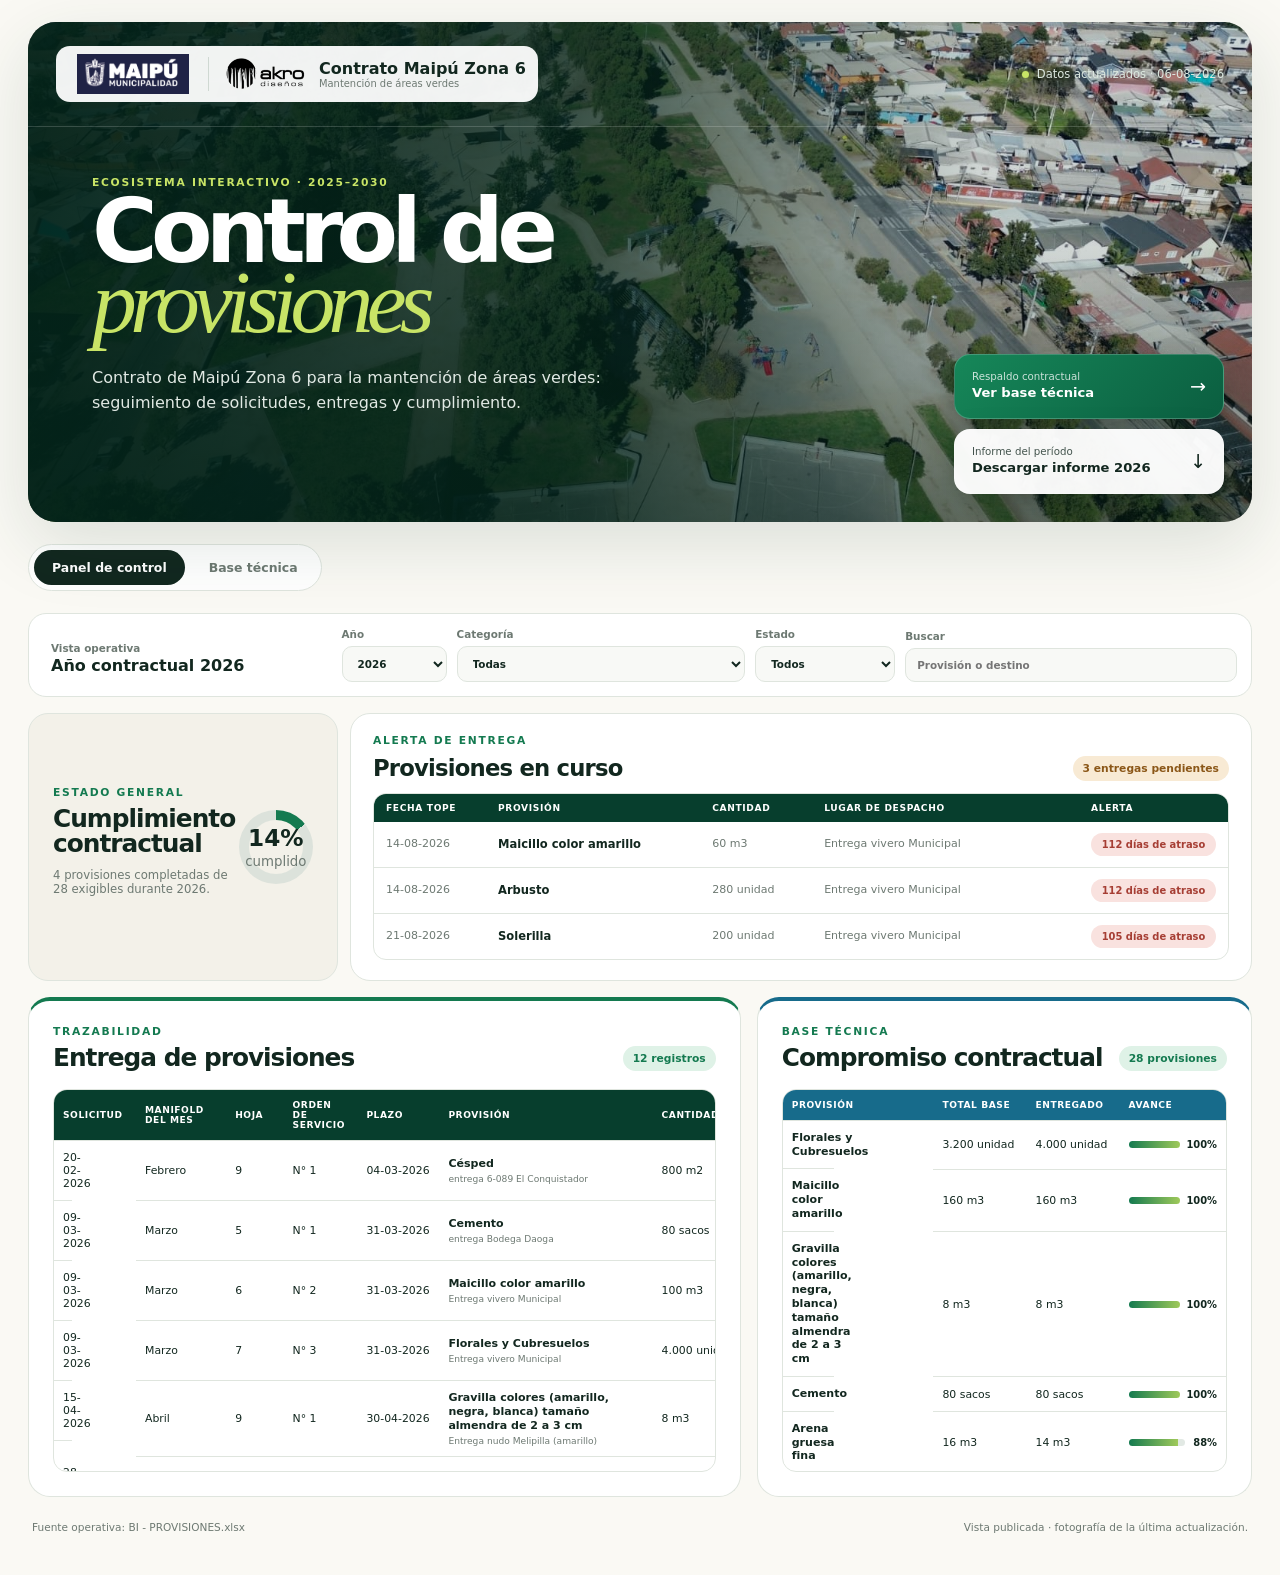
<file: docs/index.html>
<!doctype html>
<html lang="es-CL">
<head>
  <meta charset="utf-8">
  <meta name="viewport" content="width=device-width,initial-scale=1">
  <meta name="description" content="Control contractual de provisiones de Maipú Zona 6">
  <title>Control de provisiones · Maipú Zona 6</title>
  <style>
    :root{--ink:#12271f;--forest:#073e2d;--green:#147a50;--mint:#dff2e7;--lime:#c8e466;--paper:#faf9f4;--card:#fff;--muted:#6d7972;--line:#dfe5de;--amber:#d89728;--red:#c54a3d}
    *{box-sizing:border-box}html{background:var(--paper)}body{margin:0;background:var(--paper);color:var(--ink);font-family:Inter,ui-sans-serif,system-ui,-apple-system,"Segoe UI",sans-serif}button,select,input{font:inherit}main{width:min(1460px,100%);margin:auto;padding:22px 28px 42px}.loading{min-height:80vh;display:grid;place-items:center}
    .hero{position:relative;min-height:500px;overflow:hidden;border-radius:28px;color:#fff;isolation:isolate;box-shadow:0 22px 70px #173c2b22}.hero>img{position:absolute;inset:0;width:100%;height:100%;object-fit:cover;z-index:-3}.shade{position:absolute;inset:0;z-index:-2;background:linear-gradient(90deg,#032319f2 0%,#032319c7 43%,#0323192e 78%),linear-gradient(0deg,#03191273,transparent 55%)}.heroTop{display:flex;justify-content:space-between;align-items:center;padding:24px 28px;border-bottom:1px solid #ffffff2b}.brand{display:flex;align-items:center;gap:10px;padding:8px 12px;border-radius:14px;background:#fffffff0;color:var(--ink)}.brand img{display:block;object-fit:contain}.brand .maipu{width:130px;height:40px}.brand .akro{width:90px;height:34px}.brand span{width:1px;height:34px;background:#cfd8d2}.brand div{display:grid}.brand div small{color:var(--muted);font-size:.62rem}.fresh{color:#dbe7df;font-size:.72rem}.fresh{display:flex;align-items:center;gap:8px}.fresh i{width:7px;height:7px;border-radius:50%;background:var(--lime);box-shadow:0 0 0 5px #c8e46622}.heroCopy{position:absolute;left:clamp(28px,5vw,72px);top:52%;transform:translateY(-44%);max-width:660px}.eyebrow{margin:0 0 8px;color:var(--green);font-size:.67rem;font-weight:850;letter-spacing:.16em}.light{color:var(--lime)}h1{margin:0;font-size:clamp(3.7rem,7vw,7.5rem);line-height:.78;letter-spacing:-.075em}h1 em{font-family:Georgia,serif;font-weight:400;color:var(--lime)}.heroCopy>p:last-child{max-width:570px;margin:28px 0 0;color:#e1e9e4;line-height:1.6}.heroActions{position:absolute;right:28px;bottom:28px;display:grid;gap:10px;width:270px}.heroAction{display:grid;grid-template-columns:1fr auto;gap:3px 16px;padding:15px 17px;border:1px solid #ffffff35;border-radius:16px;text-align:left;text-decoration:none;box-shadow:0 14px 34px #061d1542;transition:transform .2s ease,box-shadow .2s ease}.heroAction:hover{transform:translateY(-3px);box-shadow:0 18px 38px #061d1555}.heroAction.primary{background:linear-gradient(135deg,#168759,#0b5e40);color:#fff}.heroAction.secondary{background:#fffffff5;color:var(--ink)}.heroAction small,.heroAction b{display:block}.heroAction small{opacity:.78;font-size:.64rem}.heroAction b{margin-top:3px;font-size:.82rem}.heroAction i{grid-row:1/3;grid-column:2;align-self:center;font-style:normal;font-size:1.2rem}
    .tabs{display:flex;gap:6px;width:max-content;margin:22px 0;padding:5px;border:1px solid var(--line);border-radius:99px;background:#fff}.tabs button{border:0;border-radius:99px;padding:10px 18px;color:var(--muted);background:transparent;font-size:.78rem;font-weight:750;cursor:pointer}.tabs button.active{background:var(--ink);color:#fff}.hidden{display:none!important}
    .toolbar{display:grid;grid-template-columns:minmax(180px,1fr) 105px minmax(180px,1fr) 140px minmax(210px,1.15fr);gap:10px;padding:14px;border:1px solid var(--line);border-radius:18px;background:#fff;align-items:end}.toolbarTitle{display:grid;gap:2px;padding:0 8px 7px}.toolbarTitle span,label{color:var(--muted);font-size:.65rem;font-weight:760}.toolbar label{display:grid;gap:6px}select,input{width:100%;min-width:0;border:1px solid var(--line);border-radius:10px;padding:10px 11px;background:#f8f9f6;color:var(--ink)}
    .summary{display:grid;grid-template-columns:minmax(310px,.72fr) minmax(0,2.28fr);gap:12px;margin:16px 0}.summary article{min-height:165px;border:1px solid var(--line);border-radius:20px;background:#fff}.mainKpi{display:flex;justify-content:space-between;align-items:center;padding:22px 24px;background:#f3f1e9!important}.mainKpi h2,.panelHead h2,.courseHead h2{margin:0;font-size:1.55rem;line-height:1;letter-spacing:-.04em}.mainKpi p:last-child{max-width:290px;color:var(--muted);font-size:.73rem}.ring{width:116px;aspect-ratio:1;display:grid;place-items:center;border-radius:50%;background:conic-gradient(var(--green) var(--progress),#dce2db 0);position:relative}.ring:after{content:"";position:absolute;inset:10px;border-radius:50%;background:#f3f1e9}.ring div{z-index:1;text-align:center}.ring b{display:block;font-size:1.45rem}.ring small{color:var(--muted)}.metric{padding:20px;display:flex;flex-direction:column;justify-content:space-between}.metric>i{display:grid;place-items:center;width:34px;height:34px;border-radius:11px;background:var(--mint);color:var(--green);font-style:normal;font-weight:900}.metric div{display:grid;grid-template-columns:1fr auto;align-items:end}.metric small,.metric span{color:var(--muted);font-size:.68rem}.metric b{grid-row:1/3;grid-column:2;font-size:2.6rem;line-height:.9}
    .courseAlert{padding:20px 22px;overflow:hidden}.courseAlertHead{display:flex;justify-content:space-between;align-items:end;gap:16px;margin-bottom:12px}.courseAlertHead h2{margin:0;font-size:1.42rem;letter-spacing:-.035em}.courseAlertHead>span{padding:6px 10px;border-radius:99px;background:#f8ead4;color:#8b5718;font-size:.67rem;font-weight:760;white-space:nowrap}.courseAlertTable{overflow:auto;max-height:245px;border:1px solid var(--line);border-radius:13px}.courseAlertLabels,.courseAlertRow{display:grid;grid-template-columns:100px minmax(145px,1.15fr) 100px minmax(180px,1.45fr) 125px;gap:12px;align-items:center;min-width:760px}.courseAlertLabels{position:sticky;top:0;z-index:2;padding:9px 12px;background:var(--forest);color:#fff;font-size:.57rem;font-weight:800;letter-spacing:.07em;text-transform:uppercase}.courseAlertRow{padding:11px 12px;border-top:1px solid var(--line);font-size:.69rem}.courseAlertLabels+.courseAlertRow{border-top:0}.courseAlertRow>strong{font-size:.72rem;line-height:1.3}.courseAlertRow>span{color:var(--muted);line-height:1.3}.deliveryAlert{display:inline-flex;justify-content:center;border-radius:99px;padding:6px 8px;font-size:.62rem;white-space:nowrap}.deliveryAlert.onTime{background:var(--mint);color:#155c3d}.deliveryAlert.soon{background:#fff0cf;color:#8b5718}.deliveryAlert.late{background:#f9e2df;color:#a63e34}.deliveryAlert.noDate{background:#edf0ec;color:var(--muted)}
    .workspace{display:grid;grid-template-columns:minmax(0,1.65fr) minmax(330px,.75fr);gap:16px}.panel,.course,.movements,.technical{border:1px solid var(--line);border-radius:22px;background:#fff;overflow:hidden}.panel,.movements{padding:24px}.panelHead,.courseHead{display:flex;justify-content:space-between;align-items:end;gap:16px}.panelHead>span{padding:6px 10px;border-radius:99px;background:var(--mint);color:var(--green);font-size:.67rem;font-weight:750}.progressList{display:grid;gap:17px;margin:24px 0}.progressItem{display:grid;grid-template-columns:minmax(170px,.9fr) minmax(150px,1.3fr) 42px;gap:16px;align-items:center}.progressItem div:first-child{display:grid;gap:3px}.progressItem strong{font-size:.8rem}.progressItem small{color:var(--muted)}.track{height:9px;border-radius:99px;background:#edf0ec;overflow:hidden}.track i{display:block;height:100%;border-radius:inherit;background:linear-gradient(90deg,var(--green),#89b94f)}.progressItem>b{text-align:right;font-size:.76rem}
    .fieldPhoto{height:150px;margin:8px;overflow:hidden;border-radius:15px;position:relative}.fieldPhoto img{width:100%;height:100%;object-fit:cover}.fieldPhoto span{position:absolute;left:12px;bottom:10px;padding:5px 8px;border-radius:8px;background:#0a241cb8;color:#fff;font-size:.65rem}.courseHead{padding:14px 18px 10px}.courseHead>b{display:grid;place-items:center;width:34px;height:34px;border-radius:50%;background:var(--ink);color:#fff}.courseList{padding:0 18px}.courseList article{display:grid;grid-template-columns:8px 1fr auto;gap:10px;padding:13px 0;border-top:1px solid var(--line)}.courseList article>i{width:7px;height:7px;margin-top:5px;border-radius:50%;background:var(--amber)}.courseList article div{display:grid;gap:3px}.courseList strong{font-size:.75rem}.courseList small{color:var(--muted);font-size:.64rem}.amount{text-align:right}.movements{margin-top:16px}.tableWrap{overflow:auto;margin-top:16px}table{width:100%;min-width:940px;border-collapse:collapse}th,td{padding:12px 10px;border-bottom:1px solid var(--line);text-align:left;vertical-align:top;font-size:.75rem}th{color:var(--muted);font-size:.6rem;letter-spacing:.09em;text-transform:uppercase}td:first-child{display:grid;gap:3px}td:first-child small{color:var(--muted)}.badge{display:inline-flex;border-radius:99px;padding:5px 8px;font-size:.62rem;font-weight:750;white-space:nowrap}.ok{background:var(--mint);color:#155c3d}.open{background:#f8ead4;color:#8b5718}
    .technicalHero{min-height:330px;display:grid;grid-template-columns:1.1fr .9fr;background:var(--ink);color:#fff}.technicalHero img{width:100%;height:100%;object-fit:cover}.technicalHero div{padding:clamp(28px,5vw,64px);display:flex;flex-direction:column;justify-content:center}.technicalHero h2{margin:0;font:400 clamp(2.3rem,4vw,4.3rem)/.95 Georgia,serif}.technicalHero p:not(.eyebrow){color:#cbd9d1;line-height:1.55}.technicalHero a,.docGrid a{color:var(--green);font-weight:750;text-decoration:none}.technicalHero a{color:var(--lime)}.docGrid{display:grid;grid-template-columns:repeat(3,1fr);gap:14px;padding:20px}.docGrid article{overflow:hidden;border:1px solid var(--line);border-radius:16px;background:var(--paper)}.docGrid img{display:block;width:100%;aspect-ratio:4/3;object-fit:cover;object-position:top}.docGrid article div{display:grid;gap:6px;padding:15px}.docGrid h3{margin:0}.docGrid span{color:var(--muted);font-size:.7rem}.empty{color:var(--muted);font-size:.75rem}footer{display:flex;justify-content:space-between;gap:20px;padding:24px 4px 0;color:var(--muted);font-size:.66rem}

    .comparisonGrid{display:grid;grid-template-columns:minmax(0,1.18fr) minmax(0,.82fr);gap:16px}.comparisonCard{height:500px;border:1px solid var(--line);border-radius:22px;background:#fff;overflow:hidden;padding:24px;display:flex;flex-direction:column}.traceCard{border-top:4px solid var(--green)}.baseCard{border-top:4px solid #176b8b}.comparisonTableWrap{margin-top:18px;overflow:auto;min-height:0;flex:1;border:1px solid var(--line);border-radius:14px}.comparisonTable{width:100%;min-width:0;table-layout:fixed;border-collapse:collapse}.comparisonTable th,.comparisonTable td{padding:10px 9px;border-bottom:1px solid var(--line);font-size:.68rem;vertical-align:middle}.comparisonTable th{position:sticky;top:0;z-index:2;background:var(--forest);color:#fff;font-size:.57rem;letter-spacing:.06em;text-transform:uppercase}.baseCard .comparisonTable th{background:#176b8b}.comparisonTable td strong{font-size:.69rem;line-height:1.25}.comparisonTable td small{display:block;margin-top:3px;color:var(--muted);font-size:.57rem}.traceCard .comparisonTable{min-width:820px}.traceCard th:nth-child(1),.traceCard td:nth-child(1){width:10%}.traceCard th:nth-child(2),.traceCard td:nth-child(2){width:11%}.traceCard th:nth-child(3),.traceCard td:nth-child(3){width:7%}.traceCard th:nth-child(4),.traceCard td:nth-child(4){width:9%}.traceCard th:nth-child(5),.traceCard td:nth-child(5){width:10%}.traceCard th:nth-child(6),.traceCard td:nth-child(6){width:26%}.traceCard th:nth-child(7),.traceCard td:nth-child(7){width:13%}.traceCard th:nth-child(8),.traceCard td:nth-child(8){width:14%}.baseCard th:nth-child(1),.baseCard td:nth-child(1){width:34%}.baseCard th:nth-child(2),.baseCard td:nth-child(2),.baseCard th:nth-child(3),.baseCard td:nth-child(3){width:21%}.baseCard th:nth-child(4),.baseCard td:nth-child(4){width:24%}.tableProgress{display:flex;align-items:center;gap:6px}.tableProgress>span{flex:1;height:7px;background:#e2e9e4;border-radius:99px;overflow:hidden}.tableProgress i{display:block;height:100%;background:linear-gradient(90deg,var(--green),#9fc95a)}.tableProgress b{font-size:.62rem;min-width:26px;text-align:right}
    @media(max-width:1000px){.toolbar{grid-template-columns:1fr 1fr}.toolbarTitle{grid-column:1/-1}.summary{grid-template-columns:1fr}.workspace{grid-template-columns:1fr}.comparisonGrid{grid-template-columns:1fr}}@media(max-width:700px){main{padding:10px}.courseAlert{padding:18px}.courseAlertHead{align-items:start}.courseAlertLabels{display:none}.courseAlertTable{max-height:none;overflow:visible;border:0}.courseAlertRow{min-width:0;grid-template-columns:1fr 1fr;gap:8px 14px;margin-top:10px;padding:14px;border:1px solid var(--line);border-radius:12px}.courseAlertRow>[data-label]::before{content:attr(data-label);display:block;margin-bottom:3px;color:var(--muted);font-size:.55rem;font-weight:760;letter-spacing:.05em;text-transform:uppercase}.courseAlertRow>[data-label="Lugar de despacho"]{grid-column:1/-1}.hero{min-height:570px}.heroCopy{left:22px;right:22px;top:42%}h1{font-size:18vw}.heroActions{left:18px;right:18px;bottom:18px;width:auto}.toolbar,.summary{grid-template-columns:1fr}.mainKpi{grid-column:auto}.progressItem{grid-template-columns:1fr 42px}.track{grid-column:1/-1}.technicalHero,.docGrid{grid-template-columns:1fr}.technicalHero img{height:220px}.docGrid{padding:12px}footer{flex-direction:column}}
  </style>
</head>
<body>
<main id="app"><div class="loading">Preparando provisiones…</div></main>
<script>
const docs=[
 {title:"Césped",section:"3.7.3.9",printed:"21–22",page:22,image:"cesped.webp"},
 {title:"Árboles y arbustos",section:"3.7.4.5",printed:"24–28",page:25,image:"arboles-arbustos.webp"},
 {title:"Florales y semillas",section:"3.7.7.1.5–1.6",printed:"31–34",page:32,image:"florales-semillas.webp"},
 {title:"Cubresuelos",section:"3.7.7.1.1 a 1.5",printed:"31 a 33",page:32,image:"cubresuelos.webp"},
 {title:"Fertilización",section:"3.7.8.1",printed:"35",page:36,image:"fertilizacion.webp"},
 {title:"Riego y PVC",section:"3.8.4.2–4.4",printed:"40–43",page:41,image:"riego-pvc.webp"},
 {title:"Áridos",section:"3.9.2",printed:"45–46",page:46,image:"aridos.webp"}];
const fmt=new Intl.NumberFormat("es-CL",{maximumFractionDigits:1});
const received=s=>/ok|recepcionado/i.test(s);
const daysLeft=s=>{if(!s)return null;const [y,m,d]=s.slice(0,10).split("-").map(Number),t=new Date(),today=Date.UTC(t.getFullYear(),t.getMonth(),t.getDate());return Math.ceil((Date.UTC(y,m-1,d)-today)/86400000)};
const deliveryAlert=n=>n===null?{kind:"noDate",text:"Sin fecha informada"}:n<0?{kind:"late",text:`${Math.abs(n)} ${Math.abs(n)===1?"día de atraso":"días de atraso"}`}:n===0?{kind:"late",text:"Vence hoy"}:n<=7?{kind:"soon",text:`${n} ${n===1?"día restante":"días restantes"}`}:{kind:"onTime",text:`${n} días restantes`};
const clean=s=>s.replaceAll("Cesped","Césped").replaceAll("Arboles","Árboles").replaceAll("Tuberia","Tubería").replaceAll("Valvula","Válvula").replaceAll("hormigon","hormigón");
const date=s=>s?new Date(s).toLocaleDateString("es-CL"):"—";
let data,tab="control";
fetch("./data/provisiones.json").then(r=>r.json()).then(d=>{data=d;render()}).catch(()=>document.querySelector("#app").innerHTML='<div class="loading">No fue posible cargar los datos.</div>');
function render(){
 const year=+(document.querySelector("#year")?.value||2026), status=document.querySelector("#status")?.value||"Todos", category=document.querySelector("#category")?.value||"Todas", query=(document.querySelector("#query")?.value||"").toLowerCase();
 const categories=[...new Set(data.base.map(x=>x.provision))];
 const progress=data.base.filter(x=>x.annual>0).map(x=>{const delivered=data.records.filter(r=>r.contractYear===year&&received(r.status)&&r.category===x.provision&&r.unit.toLowerCase()===x.unit.toLowerCase()).reduce((a,r)=>a+r.quantity,0);return {...x,delivered,pct:Math.min(delivered/x.annual*100,100)}}).sort((a,b)=>b.pct-a.pct);
 const course=data.records.filter(r=>r.contractYear===year&&!received(r.status)).map(r=>({...r,days:daysLeft(r.dueDate)})).sort((a,b)=>(a.days??Number.POSITIVE_INFINITY)-(b.days??Number.POSITIVE_INFINITY));
 const complete=progress.filter(x=>x.pct>=100).length, general=progress.length?complete/progress.length*100:0;
 const movements=data.records.filter(r=>r.contractYear===year&&(status==="Todos"||(status==="Recepcionado"?received(r.status):!received(r.status)))&&(category==="Todas"||r.category===category)&&`${r.provision} ${r.observations}`.toLowerCase().includes(query));
 document.querySelector("#app").innerHTML=`
 <section class="hero"><img src="./assets/contrato/vista-general.jpeg" alt="Vista aérea de áreas verdes de Maipú"><div class="shade"></div><div class="heroTop"><div class="brand"><img class="maipu" src="./assets/marca/municipalidad-maipu.png" alt="Municipalidad de Maipú"><span></span><img class="akro" src="./assets/marca/akro-diseno.png" alt="AKRO Diseño"><div><strong>Contrato Maipú Zona 6</strong><small>Mantención de áreas verdes</small></div></div><div class="fresh"><i></i>Datos actualizados · ${date(data.generatedAt)}</div></div><div class="heroCopy"><p class="eyebrow light">ECOSISTEMA INTERACTIVO · 2025–2030</p><h1>Control de<br><em>provisiones</em></h1><p>Contrato de Maipú Zona 6 para la mantención de áreas verdes: seguimiento de solicitudes, entregas y cumplimiento.</p></div><div class="heroActions"><a class="heroAction primary" href="./assets/base-tecnica/bases-tecnicas-zona-6.pdf" target="_blank"><span><small>Respaldo contractual</small><b>Ver base técnica</b></span><i>→</i></a><a class="heroAction secondary" href="./informes/informe-provisiones-maipu-zona-6-${year}.pdf" download><span><small>Informe del período</small><b>Descargar informe ${year}</b></span><i>↓</i></a></div></section>
 <nav class="tabs"><button data-tab="control" class="${tab==="control"?"active":""}">Panel de control</button><button data-tab="bases" class="${tab==="bases"?"active":""}">Base técnica</button></nav>
 <section id="control" class="${tab==="control"?"":"hidden"}">
  <section class="toolbar"><div class="toolbarTitle"><span>Vista operativa</span><strong>Año contractual ${year}</strong></div><label>Año<select id="year"><option ${year===2026?"selected":""}>2026</option><option ${year===2025?"selected":""}>2025</option></select></label><label>Categoría<select id="category"><option>Todas</option>${categories.map(c=>`<option value="${c}" ${category===c?"selected":""}>${clean(c)}</option>`).join("")}</select></label><label>Estado<select id="status">${["Todos","Recepcionado","En curso"].map(s=>`<option ${status===s?"selected":""}>${s}</option>`).join("")}</select></label><label>Buscar<input id="query" value="${query}" placeholder="Provisión o destino"></label></section>
  <section class="summary"><article class="mainKpi"><div><p class="eyebrow">ESTADO GENERAL</p><h2>Cumplimiento<br>contractual</h2><p>${complete} provisiones completadas de ${progress.length} exigibles durante ${year}.</p></div><div class="ring" style="--progress:${general*3.6}deg"><div><b>${general.toFixed(0)}%</b><small>cumplido</small></div></div></article><article class="courseAlert"><div class="courseAlertHead"><div><p class="eyebrow">ALERTA DE ENTREGA</p><h2>Provisiones en curso</h2></div><span>${course.length} ${course.length===1?"entrega pendiente":"entregas pendientes"}</span></div><div class="courseAlertTable" role="table" aria-label="Provisiones en curso"><div class="courseAlertLabels" role="row"><span>Fecha tope</span><span>Provisión</span><span>Cantidad</span><span>Lugar de despacho</span><span>Alerta</span></div>${course.map(r=>{const a=deliveryAlert(r.days);return `<div class="courseAlertRow" role="row"><span data-label="Fecha tope">${r.dueDate?date(r.dueDate):"Sin fecha"}</span><strong data-label="Provisión">${clean(r.provision)}</strong><span data-label="Cantidad">${fmt.format(r.quantity)} ${r.unit}</span><span data-label="Lugar de despacho">${r.observations||"Sin destino informado"}</span><b class="deliveryAlert ${a.kind}" data-label="Alerta">${a.text}</b></div>`}).join("")||'<p class="empty">No hay provisiones en curso para este año.</p>'}</div></article></section>  <section class="comparisonGrid"><article class="comparisonCard traceCard"><div class="panelHead"><div><p class="eyebrow">TRAZABILIDAD</p><h2>Entrega de provisiones</h2></div><span>${movements.length} registros</span></div><div class="comparisonTableWrap"><table class="comparisonTable"><thead><tr><th>Solicitud</th><th>Manifold del mes</th><th>Hoja</th><th>Orden de servicio</th><th>Plazo</th><th>Provisión</th><th>Cantidad</th><th>Estado</th></tr></thead><tbody>${movements.map(r=>`<tr><td>${r.requestDate?date(r.requestDate):"Sin fecha"}</td><td>${r.manifoldMonth||"Sin mes"}</td><td>${r.bookSheet||"—"}</td><td>${r.serviceOrder?`N° ${r.serviceOrder}`:"—"}</td><td>${r.dueDate?date(r.dueDate):"Sin fecha"}</td><td><strong>${clean(r.provision)}</strong><small>${r.observations||"Sin destino informado"}</small></td><td>${fmt.format(r.quantity)} ${r.unit}</td><td><span class="badge ${received(r.status)?"ok":"open"}">${received(r.status)?"Recepcionado":"En curso"}</span></td></tr>`).join("")}</tbody></table></div></article><article class="comparisonCard baseCard"><div class="panelHead"><div><p class="eyebrow">BASE TÉCNICA</p><h2>Compromiso contractual</h2></div><span>${progress.length} provisiones</span></div><div class="comparisonTableWrap"><table class="comparisonTable"><thead><tr><th>Provisión</th><th>Total base</th><th>Entregado</th><th>Avance</th></tr></thead><tbody>${progress.map(x=>`<tr><td><strong>${clean(x.provision)}</strong></td><td>${fmt.format(x.annual)} ${x.unit}</td><td>${fmt.format(x.delivered)} ${x.unit}</td><td><div class="tableProgress"><span><i style="width:${x.pct}%"></i></span><b>${x.pct.toFixed(0)}%</b></div></td></tr>`).join("")}</tbody></table></div></article></section>
 </section>
 <section id="bases" class="technical ${tab==="bases"?"":"hidden"}"><div class="technicalHero"><img src="./assets/contrato/parque.jpeg" alt="Parque del contrato"><div><p class="eyebrow light">RESPALDO CONTRACTUAL</p><h2>La base técnica,<br>sin doble lectura.</h2><p>Consulta el texto original, su numeral y la página impresa de cada familia de provisiones.</p><a href="./assets/base-tecnica/bases-tecnicas-zona-6.pdf" target="_blank">Abrir PDF completo →</a></div></div><div class="docGrid">${docs.map(d=>`<article><img src="./assets/base-tecnica/${d.image}" alt="Extracto sobre ${d.title}"><div><p class="eyebrow">NUMERAL ${d.section}</p><h3>${d.title}</h3><span>Páginas impresas ${d.printed}</span><a href="./assets/base-tecnica/bases-tecnicas-zona-6.pdf#page=${d.page}" target="_blank">Ver página exacta →</a></div></article>`).join("")}</div></section>
 <footer><span>Fuente operativa: BI - PROVISIONES.xlsx</span><span>Vista publicada · fotografía de la última actualización.</span></footer>`;
 document.querySelectorAll("[data-tab]").forEach(b=>b.onclick=()=>{tab=b.dataset.tab;render()});
 ["year","category","status"].forEach(id=>document.querySelector("#"+id)?.addEventListener("change",render));
 document.querySelector("#query")?.addEventListener("input",e=>{const pos=e.target.selectionStart;render();const q=document.querySelector("#query");q.focus();q.setSelectionRange(pos,pos)});
}
</script>
</body>
</html>
</file>
